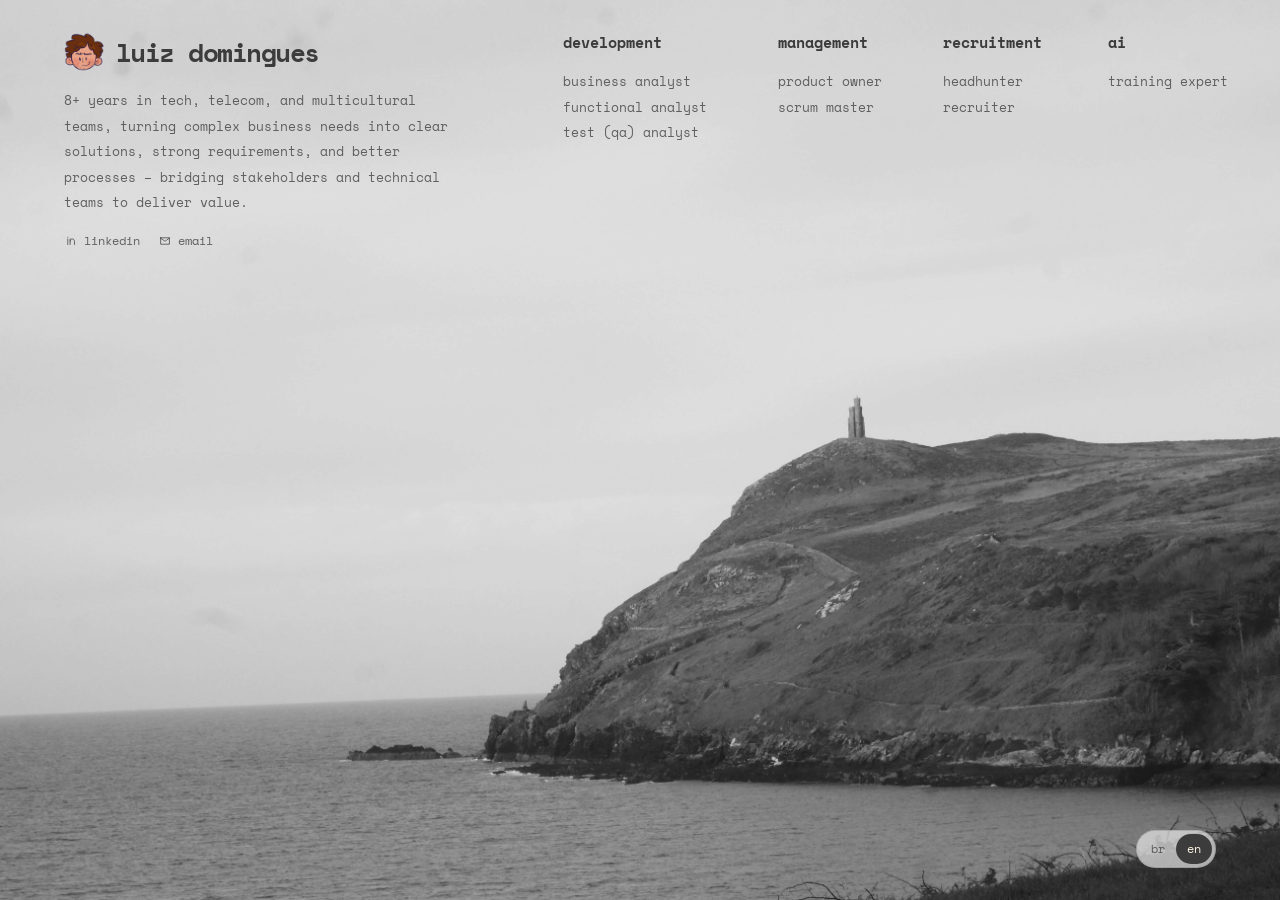
<file: index.html>
<!--
File: index.html
Version: 0.11
Last updated: 2026-10-13
System: frontend
-->
<!DOCTYPE html>
<html lang="en">
<head>
<meta charset="UTF-8" />
<meta name="viewport" content="width=device-width, initial-scale=1.0" />
<title>Luiz Domingues</title>
<meta name="description" content="Landing page pessoal de Luiz Domingues." />
<link rel="icon" type="image/svg+xml" href="./assets/favicon.svg" />
<link rel="preconnect" href="https://fonts.googleapis.com" />
<link rel="preconnect" href="https://fonts.gstatic.com" crossorigin />
<link href="https://fonts.googleapis.com/css2?family=Space+Mono:wght@400;700&display=swap" rel="stylesheet" />
<link rel="stylesheet" href="./style.css" />
</head>
<body>
<main class="page-shell">
<section class="profile">
<div class="profile__identity">
<img class="profile__icon" src="./assets/icon.png" alt="" width="40" height="40" />
<h1 data-i18n="name"></h1>
</div>
<p class="profile__bio" data-i18n="bio"></p>
<div class="profile__links">
<a class="profile__link" href="https://www.linkedin.com/in/luizdominguesn/" target="_blank" rel="noreferrer noopener">
<svg class="profile__link-icon" aria-hidden="true" viewBox="0 0 24 24">
<path d="M6.5 8.5V18M6.5 5.5V5.6M10.5 18V12.5C10.5 10.3 12 8.5 14.2 8.5C16.4 8.5 18 10.3 18 12.5V18M10.5 12.5V8.5" />
</svg>
<span>linkedin</span>
</a>
<a class="profile__link" href="mailto:jobs@luizdomingues.com">
<svg class="profile__link-icon" aria-hidden="true" viewBox="0 0 24 24">
<path d="M4.5 6.5H19.5V17.5H4.5V6.5ZM4.5 7L12 12.5L19.5 7" />
</svg>
<span>email</span>
</a>
</div>
</section>

<section class="categories" aria-label="Áreas de atuação">
<div class="category">
<h2 data-i18n="developmentTitle"></h2>
<p data-i18n="developmentRoles"></p>
</div>
<div class="category">
<h2 data-i18n="managementTitle"></h2>
<p data-i18n="managementRoles"></p>
</div>
<div class="category">
<h2 data-i18n="recruitmentTitle"></h2>
<p data-i18n="recruitmentRoles"></p>
</div>
<div class="category">
<h2 data-i18n="aiTitle"></h2>
<p data-i18n="aiRoles"></p>
</div>
</section>

<button class="language-toggle" type="button" aria-label="Alterar idioma" data-language-toggle>
<span class="language-toggle__option" data-language-option="br">br</span>
<span class="language-toggle__option is-active" data-language-option="en">en</span>
</button>
</main>

<script src="./script.js"></script>
</body>
</html>
</file>
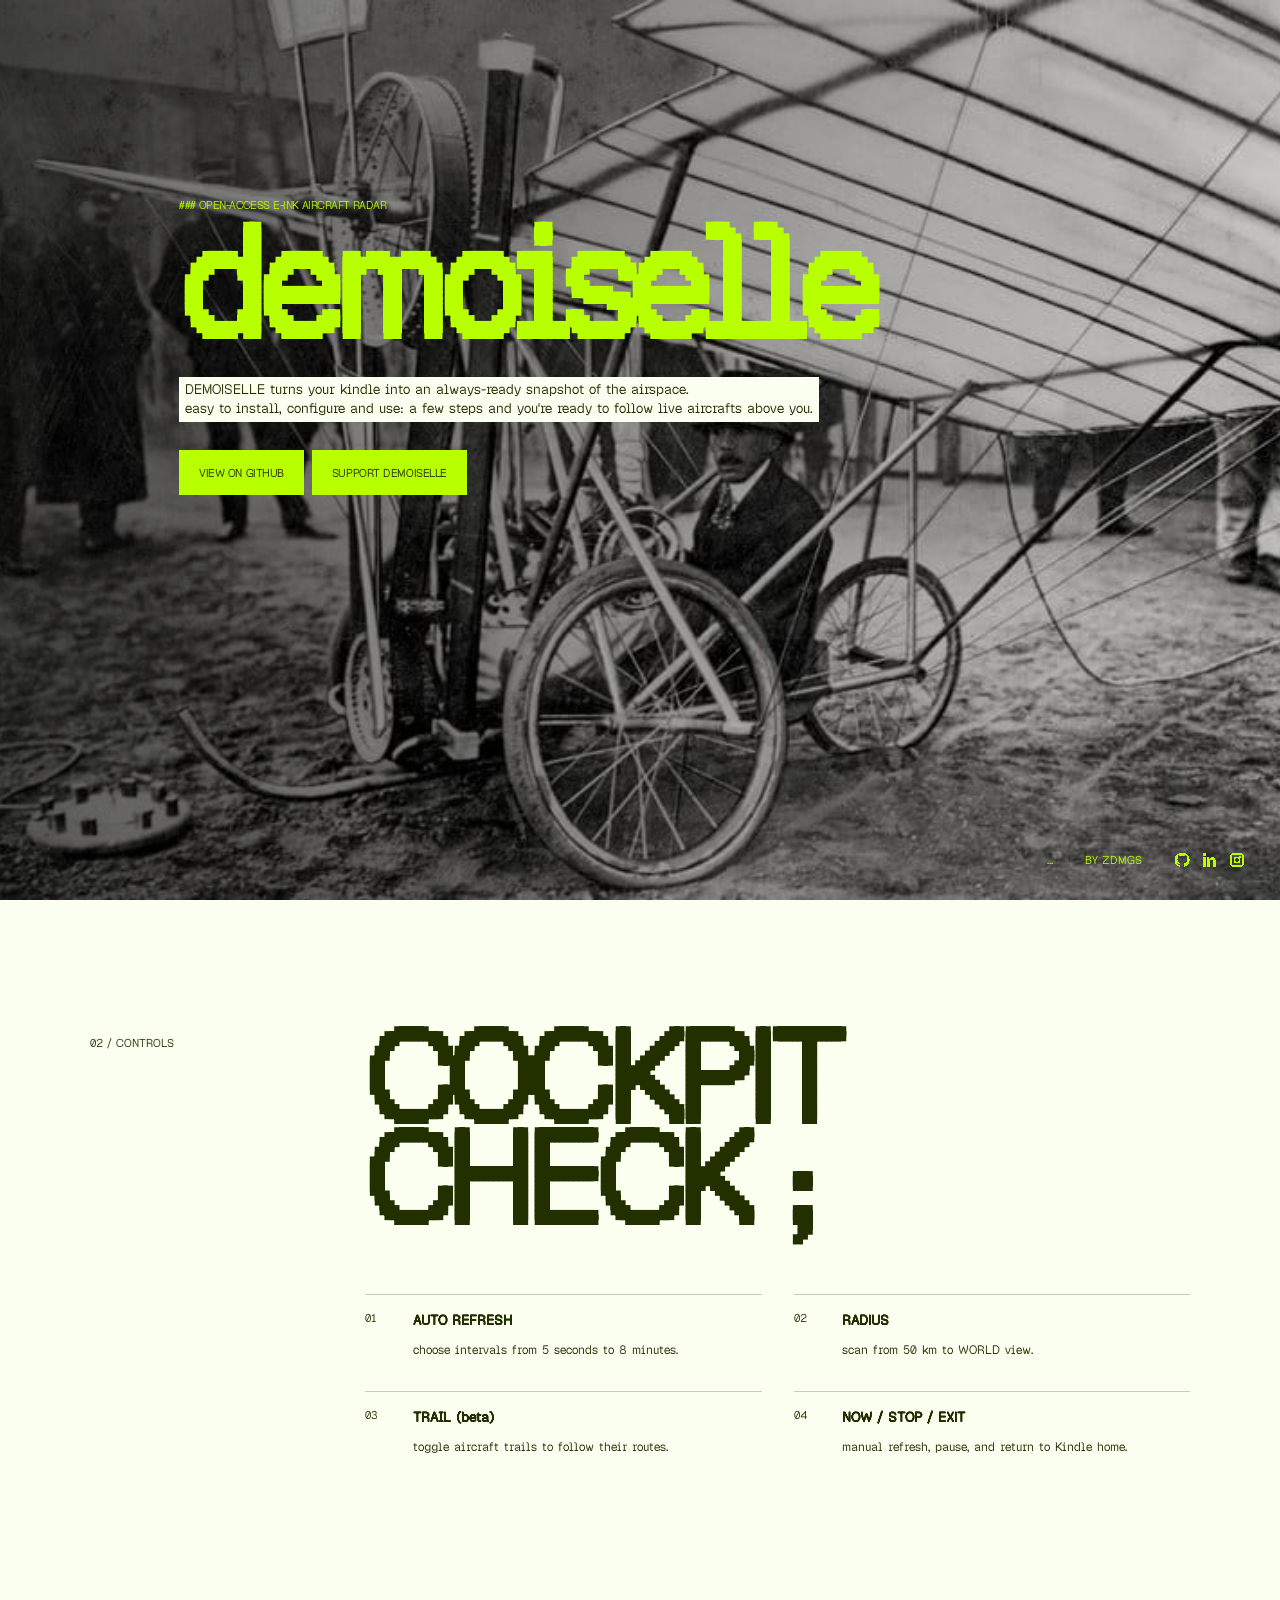
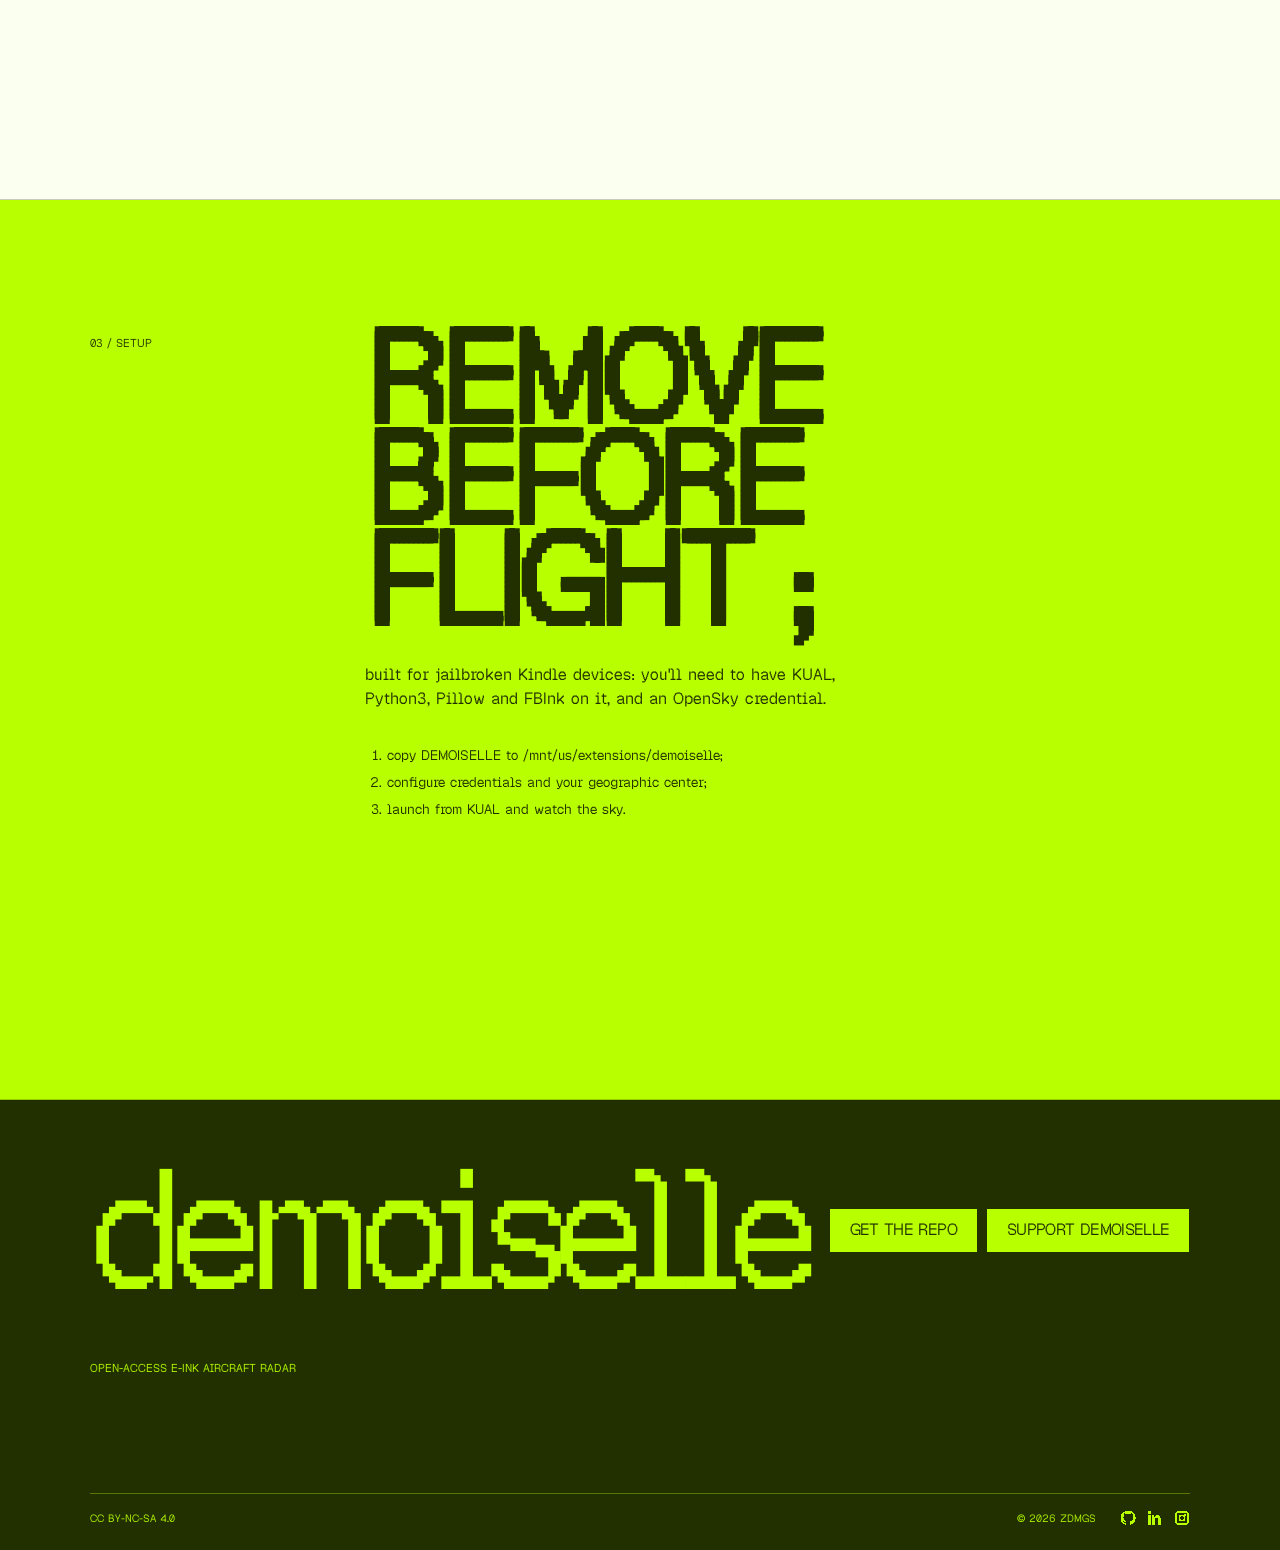
<file: demoiselle/index.html>
<!DOCTYPE html>
<!-- DEMOISELLE landingPage v0.4 -->
<html lang="en">
<head>
  <meta charset="UTF-8">
  <meta name="viewport" content="width=device-width, initial-scale=1.0">
  <meta name="description" content="DEMOISELLE — a monochrome aircraft radar for Kindle.">
  <title>DEMOISELLE – Aircraft Radar for Kindle</title>
  <link rel="stylesheet" href="style.css">
  <link rel="icon" type="image/svg+xml" href="assets/favicon.svg">
</head>
<body>

  <main id="top">
    <section class="hero panel-image" aria-labelledby="hero-title">
      <div class="hero-content">
        <p class="eyebrow">### OPEN-ACCESS E-INK AIRCRAFT RADAR</p>
        <h1 id="hero-title">demoiselle</h1>
        <p class="hero-note">DEMOISELLE turns your kindle into an always-ready snapshot of the airspace.<br>easy to install, configure and use: a few steps and you're ready to follow live aircrafts above you.</p>
        <div class="hero-buttons">
          <a class="button button-primary" href="https://github.com/zdmgs/demoiselle" target="_blank" rel="noopener">VIEW ON GITHUB</a>
          <a class="button button-primary" href="https://donate.stripe.com/bJe14oeWrcH00Zy1B07ok00" target="_blank" rel="noopener">SUPPORT DEMOISELLE</a>
        </div>
      </div>
      <div class="hero-meta" aria-label="Social links and project information">
        <span>...</span>
        <span>BY ZDMGS</span>
        <div class="social-links" aria-label="Social links">
          <a href="https://github.com/zdmgs" target="_blank" rel="noopener" aria-label="GitHub">
            <svg viewBox="0 0 24 24" aria-hidden="true">
              <path d="M12 2.5A9.5 9.5 0 0 0 9 21.1c.5.1.7-.2.7-.5v-1.8c-2.8.6-3.4-1.2-3.4-1.2-.5-1.2-1.1-1.5-1.1-1.5-.9-.6.1-.6.1-.6 1 0 1.5 1 1.5 1 .9 1.5 2.4 1.1 3 .8.1-.7.4-1.1.7-1.3-2.2-.3-4.5-1.1-4.5-4.8 0-1.1.4-2 1-2.7-.1-.3-.4-1.3.1-2.7 0 0 .8-.3 2.8 1a9.6 9.6 0 0 1 5.1 0c2-1.3 2.8-1 2.8-1 .5 1.4.2 2.4.1 2.7.6.7 1 1.6 1 2.7 0 3.7-2.3 4.5-4.5 4.8.4.3.7.9.7 1.8v2.6c0 .3.2.6.7.5A9.5 9.5 0 0 0 12 2.5Z"/>
            </svg>
          </a>
          <a href="https://www.linkedin.com/in/luizdominguesn/" target="_blank" rel="noopener" aria-label="LinkedIn">
            <svg viewBox="0 0 24 24" aria-hidden="true">
              <path d="M6.5 8.5H3.2V21h3.3V8.5ZM4.85 3A2 2 0 1 0 4.85 7a2 2 0 0 0 0-4ZM8.5 8.5V21h3.3v-6.2c0-1.64.31-3.23 2.34-3.23 2 0 2.03 1.88 2.03 3.35V21h3.3v-6.8c0-3.34-.72-5.9-4.63-5.9-1.88 0-3.14 1.03-3.66 2h-.05V8.5H8.5Z"/>
            </svg>
          </a>
          <a href="https://www.instagram.com/zdomingues" target="_blank" rel="noopener" aria-label="Instagram">
            <svg viewBox="0 0 24 24" aria-hidden="true">
             <path d="M7.2 3h9.6A4.2 4.2 0 0 1 21 7.2v9.6a4.2 4.2 0 0 1-4.2 4.2H7.2A4.2 4.2 0 0 1 3 16.8V7.2A4.2 4.2 0 0 1 7.2 3Zm0 2A2.2 2.2 0 0 0 5 7.2v9.6A2.2 2.2 0 0 0 7.2 19h9.6a2.2 2.2 0 0 0 2.2-2.2V7.2A2.2 2.2 0 0 0 16.8 5H7.2Zm9.05 1.5a1.25 1.25 0 1 1 0 2.5 1.25 1.25 0 0 1 0-2.5ZM12 7.5A4.5 4.5 0 1 1 12 16.5 4.5 4.5 0 0 1 12 7.5Zm0 2A2.5 2.5 0 1 0 12 14.5 2.5 2.5 0 0 0 12 9.5Z"/>
</svg>
          </a>
        </div>
      </div>
    </section>

    <section id="controls" class="details section-grid">
      <div class="section-label">02 / CONTROLS</div>
      <div class="details-content">
        <h2>COCKPIT<br>CHECK ;</h2>
        <div class="controls-list">
          <div><span>01</span><strong>AUTO REFRESH</strong><p>choose intervals from 5 seconds to 8 minutes.</p></div>
          <div><span>02</span><strong>RADIUS</strong><p>scan from 50 km to WORLD view.</p></div>
          <div><span>03</span><strong>TRAIL (beta)</strong><p>toggle aircraft trails to follow their routes.</p></div>
          <div><span>04</span><strong>NOW / STOP / EXIT</strong><p>manual refresh, pause, and return to Kindle home.</p></div>
        </div>
      </div>
    </section>

    <section id="setup" class="setup section-grid">
      <div class="section-label">03 / SETUP</div>
      <div class="setup-content">
        <h2>REMOVE<br>BEFORE<br>FLIGHT ;</h2>
        <p>built for jailbroken Kindle devices: you'll need to have KUAL, Python3, Pillow and FBInk on it, and an OpenSky credential.</p>
        <ol class="setup-steps">
          <li>copy DEMOISELLE to /mnt/us/extensions/demoiselle;</li>
          <li>configure credentials and your geographic center;</li>
          <li>launch from KUAL and watch the sky.</li>
        </ol>
      </div>
    </section>
  </main>

  <footer id="github" class="site-footer">
    <div class="footer-brand">
      demoiselle
      <div class="footer-buttons">
        <a class="button button-outline" href="https://github.com/zdmgs/demoiselle" target="_blank" rel="noopener">GET THE REPO</a>
        <a class="button button-outline" href="https://donate.stripe.com/bJe14oeWrcH00Zy1B07ok00" target="_blank" rel="noopener">SUPPORT DEMOISELLE</a>
      </div>
    </div>
    <p>OPEN-ACCESS E-INK AIRCRAFT RADAR</p>
    <div class="footer-bottom">
      <span>CC BY-NC-SA 4.0</span>
      <span class="footer-credit">
        © 2026 ZDMGS
        <span class="social-links" aria-label="Social links">
          <a href="https://github.com/zdmgs" target="_blank" rel="noopener" aria-label="GitHub">
            <svg viewBox="0 0 24 24" aria-hidden="true">
              <path d="M12 2.5A9.5 9.5 0 0 0 9 21.1c.5.1.7-.2.7-.5v-1.8c-2.8.6-3.4-1.2-3.4-1.2-.5-1.2-1.1-1.5-1.1-1.5-.9-.6.1-.6.1-.6 1 0 1.5 1 1.5 1 .9 1.5 2.4 1.1 3 .8.1-.7.4-1.1.7-1.3-2.2-.3-4.5-1.1-4.5-4.8 0-1.1.4-2 1-2.7-.1-.3-.4-1.3.1-2.7 0 0 .8-.3 2.8 1a9.6 9.6 0 0 1 5.1 0c2-1.3 2.8-1 2.8-1 .5 1.4.2 2.4.1 2.7.6.7 1 1.6 1 2.7 0 3.7-2.3 4.5-4.5 4.8.4.3.7.9.7 1.8v2.6c0 .3.2.6.7.5A9.5 9.5 0 0 0 12 2.5Z"/>
            </svg>
          </a>
          <a href="https://www.linkedin.com/in/luizdominguesn/" target="_blank" rel="noopener" aria-label="LinkedIn">
            <svg viewBox="0 0 24 24" aria-hidden="true">
              <path d="M6.5 8.5H3.2V21h3.3V8.5ZM4.85 3A2 2 0 1 0 4.85 7a2 2 0 0 0 0-4ZM8.5 8.5V21h3.3v-6.2c0-1.64.31-3.23 2.34-3.23 2 0 2.03 1.88 2.03 3.35V21h3.3v-6.8c0-3.34-.72-5.9-4.63-5.9-1.88 0-3.14 1.03-3.66 2h-.05V8.5H8.5Z"/>
            </svg>
          </a>
          <a href="https://www.instagram.com/zdomingues" target="_blank" rel="noopener" aria-label="Instagram">
            <svg viewBox="0 0 24 24" aria-hidden="true">
             <path d="M7.2 3h9.6A4.2 4.2 0 0 1 21 7.2v9.6a4.2 4.2 0 0 1-4.2 4.2H7.2A4.2 4.2 0 0 1 3 16.8V7.2A4.2 4.2 0 0 1 7.2 3Zm0 2A2.2 2.2 0 0 0 5 7.2v9.6A2.2 2.2 0 0 0 7.2 19h9.6a2.2 2.2 0 0 0 2.2-2.2V7.2A2.2 2.2 0 0 0 16.8 5H7.2Zm9.05 1.5a1.25 1.25 0 1 1 0 2.5 1.25 1.25 0 0 1 0-2.5ZM12 7.5A4.5 4.5 0 1 1 12 16.5 4.5 4.5 0 0 1 12 7.5Zm0 2A2.5 2.5 0 1 0 12 14.5 2.5 2.5 0 0 0 12 9.5Z"/>
</svg>
          </a>
        </span>
      </span>
    </div>
  </footer>

  <script src="script.js"></script>
</body>
</html>
</file>
<file: style.css>
/*
File: style.css
Version: 0.17
Last updated: 2026-10-13
System: frontend
*/

:root {
--text: #3c3c3c;
--text-muted: rgba(60, 60, 60, 0.78);
--surface: rgba(227, 227, 227, 0.72);
}

* {
box-sizing: border-box;
}

body {
min-height: 100dvh;
margin: 0;
background: #e3e3e3 url("./assets/background.jpeg") center / cover no-repeat fixed;
color: var(--text);
font-family: "Space Mono", monospace;
text-transform: lowercase;
}

a,
button {
font: inherit;
}

a {
color: inherit;
text-decoration: none;
}

button {
border: 0;
}

.page-shell {
position: relative;
min-height: 100dvh;
padding: 32px 5vw;
display: grid;
grid-template-columns: minmax(0, 1fr) minmax(0, 1.5fr);
align-items: start;
gap: 5vw;
}

.language-toggle {
position: absolute;
right: 5vw;
bottom: 32px;
display: flex;
align-items: center;
padding: 3px;
border: 1px solid rgba(52, 58, 54, 0.18);
border-radius: 999px;
background: var(--surface);
color: var(--text-muted);
cursor: pointer;
}

.language-toggle__option {
display: inline-flex;
align-items: center;
justify-content: center;
min-width: 36px;
min-height: 30px;
padding: 0 8px;
border-radius: 999px;
font-size: 0.72rem;
line-height: 1;
}

.language-toggle__option.is-active {
background: var(--text);
color: #fff5e3;
}

.profile__identity {
display: flex;
align-items: center;
gap: 12px;
}

.profile__icon {
display: block;
width: 40px;
height: 40px;
object-fit: contain;
}

.profile__bio {
max-width: 25rem;
margin: 16px 0 0;
font-size: 0.8rem;
line-height: 2;
color: var(--text-muted);
white-space: pre-line;
}

.profile__links {
display: flex;
align-items: center;
gap: 18px;
margin-top: 16px;
}

.profile__link {
display: inline-flex;
align-items: center;
gap: 6px;
font-size: 0.78rem;
line-height: 1.4;
color: var(--text-muted);
font-weight: 400;
transition: color 180ms ease, font-weight 180ms ease;
}

.profile__link-icon {
width: 14px;
height: 14px;
fill: none;
stroke: currentColor;
stroke-linecap: round;
stroke-linejoin: round;
stroke-width: 1.6;
transition: stroke-width 180ms ease;
}

.profile__link:hover,
.profile__link:focus-visible {
color: var(--text);
font-weight: 700;
}

.profile__link:hover .profile__link-icon,
.profile__link:focus-visible .profile__link-icon {
stroke-width: 2.4;
}

h1,
h2,
p {
margin: 0;
}

h1 {
font-size: clamp(1.3rem, 2vw, 1.75rem);
line-height: 1.2;
letter-spacing: -0.06em;
}

.categories {
display: grid;
grid-template-columns: 1.35fr 1fr 1fr 0.75fr;
justify-content: end;
column-gap: 20px;
row-gap: 36px;
}

.category {
min-width: 0;
}

.category h2 {
margin-bottom: 16px;
font-size: 0.95rem;
line-height: 1.4;
}

.category p {
white-space: pre;
font-size: 0.8rem;
line-height: 2;
color: var(--text-muted);
}

@media (max-width: 1100px) {
.page-shell {
grid-template-columns: minmax(0, 1fr) minmax(0, 1.7fr);
gap: 4vw;
}

.categories {
column-gap: 16px;
row-gap: 28px;
}
}

@media (max-width: 900px) {
.page-shell {
grid-template-columns: 1fr;
gap: 40px;
padding-bottom: 96px;
}

.categories {
grid-template-columns: repeat(2, minmax(0, 1fr));
justify-content: start;
column-gap: 40px;
row-gap: 32px;
}

.category {
padding: 18px;
border: 1px solid rgba(227, 227, 227, 0.38);
border-radius: 12px;
background: rgba(227, 227, 227, 0.38);
backdrop-filter: blur(8px);
}
}

@media (max-width: 640px) {
.page-shell {
min-height: 100dvh;
gap: 18px;
padding: 16px 20px 72px;
}

.language-toggle {
right: 20px;
bottom: 16px;
}

.categories {
grid-template-columns: 1fr;
gap: 10px;
}

.category {
padding: 10px 14px;
}

.category h2 {
margin-bottom: 4px;
font-size: 0.8rem;
}

.category p,
.profile__bio {
font-size: 0.7rem;
line-height: 1.55;
}

.profile__bio {
margin-top: 10px;
}

.profile__links {
margin-top: 10px;
}

.profile__link {
font-size: 0.7rem;
}
}
</file>
<file: demoiselle/style.css>
/* DEMOISELLE landingPage v0.2 */
@font-face {
    font-family: 'GeistPixel';
    src: url('assets/GeistPixel.woff2') format('woff2');
    font-weight: 400;
    font-style: normal;
    font-display: swap;
}

:root {
    --acid: #b8ff00;
    --dark: #223000;
    --light: #FBFFF0;
    --line: rgba(16, 16, 16, 0.22);
    --font-display: 'GeistPixel', Impact, Haettenschweiler, "Arial Narrow Bold", sans-serif;
    --font-mono: 'GeistPixel', "Courier New", Courier, monospace;
}

html {
    scroll-behavior: smooth;
    scroll-snap-type: none;
    overscroll-behavior-y: none;
    scrollbar-width: none;
}

html::-webkit-scrollbar,
body::-webkit-scrollbar {
    display: none;
}

* {
    box-sizing: border-box;
}

body {
    min-height: 100vh;
    margin: 0;
    overflow-x: hidden;
    overflow-y: auto;
    color: var(--dark);
    background: var(--light);
    font-family: var(--font-mono);
    overscroll-behavior-y: none;
    -ms-overflow-style: none;
    scrollbar-width: none;
}

a {
    color: inherit;
    text-decoration: none;
}

.panel-image,
.section-grid,
.setup {
    min-height: 100svh;
    height: 100svh;
    max-height: none;
}

.panel-image {
    position: relative;
    overflow: hidden;
    color: var(--acid);
    background-color: var(--dark);
    background-image:
        linear-gradient(90deg, rgba(0, 0, 0, 0.58), rgba(0, 0, 0, 0.1)),
        url("assets/panel.jpg");
    background-position: center;
    background-size: cover;
}

.hero-content {
    position: absolute;
    z-index: 1;
    top: 22%;
    left: 14%;
    max-width: 780px;
}

.eyebrow {
    margin: 0 0 0.75rem;
    font-size: 0.7rem;
    letter-spacing: -0.05em;
}

h1,
h2 {
    margin: 0;
    font-family: var(--font-display);
    font-weight: 900;
    line-height: 0.79;
    letter-spacing: -0.06em;
}

h1 {
    display: inline-block;
    width: auto;
    max-width: none;
    overflow: visible;
    font-size: min(12vw, 14rem);
    white-space: nowrap;
}

h2 {
    font-size: clamp(4rem, 10vw, 9rem);
}

.hero-note {
    max-width: 640px;
    margin: 2rem 0 1.8rem;
    padding: 0.15rem 0.35rem;
    color: var(--dark);
    background: var(--light);
    font-size: 0.85rem;
    line-height: 1.45;
}

.button {
    display: inline-block;
    padding: 0.95rem 1.25rem;
    font-size: 0.7rem;
    letter-spacing: -0.04em;
    transition: 0.2s ease;
}

.button-primary {
    color: var(--dark);
    background: var(--acid);
}

.button-outline {
    border: 1px solid var(--dark);
}

.button:hover {
    transform: translateY(-3px);
    box-shadow: 5px 5px 0 var(--dark);
}

.hero-buttons,
.footer-buttons {
    display: flex;
    align-items: center;
    gap: 0.5rem;
}

.hero-meta {
    position: absolute;
    right: 2.2rem;
    bottom: 2rem;
    display: flex;
    align-items: center;
    gap: 2rem;
    font-size: 0.7rem;
    white-space: nowrap;
}

.social-links {
    display: inline-flex;
    flex: 0 0 auto;
    align-items: center;
    gap: 0.7rem;
    color: var(--acid);
    white-space: nowrap;
}

.social-links a {
    display: inline-flex;
    flex: 0 0 auto;
    align-items: center;
    justify-content: center;
    width: 1rem;
    height: 1rem;
    color: inherit;
    image-rendering: pixelated;
    transition: 0.2s ease;
}

.social-links svg {
    display: block;
    width: 100%;
    height: 100%;
    fill: currentColor;
    shape-rendering: crispEdges;
    image-rendering: pixelated;
    transform: scale(1.15);
    transform-origin: center;
}

.social-links a:hover {
    transform: translateY(-2px);
    filter: brightness(1.35);
}

.footer-credit {
    display: inline-flex;
    align-items: center;
    gap: 1.5rem;
    white-space: nowrap;
}

.section-grid {
    display: grid;
    grid-template-columns: 25% 75%;
    padding: 8rem 7vw;
    border-bottom: 1px solid var(--line);
}

.section-label {
    padding-top: 0.5rem;
    font-size: 0.7rem;
}

.details-content,
.setup-content {
    max-width: 950px;
}

.controls-list {
    display: grid;
    grid-template-columns: repeat(2, 1fr);
    gap: 2rem;
    margin-top: 4rem;
}

.controls-list div {
    display: grid;
    grid-template-columns: 2rem 1fr;
    column-gap: 1rem;
    padding-top: 1rem;
    border-top: 1px solid var(--line);
}

.controls-list span {
    grid-row: span 2;
    font-size: 0.7rem;
}

.controls-list strong {
    font-size: 0.85rem;
}

.controls-list p {
    margin: 0.8rem 0 0;
    font-size: 0.75rem;
    line-height: 1.4;
}

.setup {
    background: var(--acid);
}

.setup-content > p {
    max-width: 510px;
    margin: 2rem 0 0;
    font-size: 1rem;
    line-height: 1.45;
}

.setup-steps {
    max-width: 580px;
    margin: 2rem 0;
    padding-left: 1.4rem;
    font-size: 0.85rem;
    line-height: 2;
}

.site-footer {
    display: flex;
    flex-direction: column;
    gap: 2rem;
    min-height: 50svh;
    padding: 4rem 7vw 1.5rem;
    color: var(--acid);
    background: var(--dark);
}

.footer-brand {
    display: flex;
    align-items: center;
    justify-content: space-between;
    width: 100%;
    font-family: var(--font-display);
    font-size: clamp(4rem, 13vw, 12rem);
    line-height: 0.8;
    letter-spacing: -0.08em;
}

.footer-brand .button-outline {
    display: inline-block;
    padding: 0.95rem 1.25rem;
    color: var(--dark);
    background: var(--acid);
    border-color: var(--dark);
    font-family: var(--font-mono);
    font-size: 1rem;
    letter-spacing: -0.04em;
}

.site-footer p {
    margin: 2rem 0 5rem;
    font-size: 0.7rem;
}

.footer-bottom {
    display: flex;
    align-items: center;
    justify-content: space-between;
    gap: 1rem;
    width: 100%;
    margin-top: auto;
    padding-top: 1rem;
    border-top: 1px solid rgba(184, 255, 0, 0.35);
    font-size: 0.65rem;
    white-space: nowrap;
}

.footer-bottom > span,
.footer-credit {
    white-space: nowrap;
}

.site-footer .button-outline {
    align-self: flex-end;
    margin: 2rem 0;
}

@supports (height: 100dvh) {
    .panel-image,
    .section-grid,
    .setup {
        min-height: 100dvh;
        height: 100dvh;
    }

    .site-footer {
        min-height: 50dvh;
    }
}

@media (max-width: 720px) {
    body {
        min-width: 0;
    }

    .panel-image {
        background-position: 62% center;
    }

    .hero-content {
        position: relative;
        top: auto;
        left: auto;
        right: auto;
        display: flex;
        flex-direction: column;
        justify-content: center;
        width: 100%;
        max-width: none;
        min-height: 100svh;
        padding: 6rem 8rem 8rem 8%;
    }

    .eyebrow {
        max-width: 18rem;
        margin-bottom: 1rem;
        font-size: 0.65rem;
        line-height: 1.35;
    }

    h1 {
        display: block;
        width: max-content;
        max-width: none;
        overflow: visible;
        font-size: min(14vw, 8rem);
        white-space: nowrap;
    }

    .hero-note {
        max-width: 100%;
        margin: 1.5rem 0;
        font-size: 0.75rem;
        line-height: 1.5;
    }

    .hero-note br {
        display: none;
    }

    .hero-buttons,
    .footer-buttons {
        flex-wrap: wrap;
    }

    .button {
        align-self: flex-start;
        padding: 0.9rem 1rem;
        font-size: 0.65rem;
    }

    .hero-meta {
        right: 8%;
        bottom: 1.5rem;
        left: 8%;
        display: flex;
        align-items: center;
        justify-content: flex-start;
        gap: 0.65rem;
        min-width: 0;
        font-size: 0.58rem;
    }

    .hero-meta > span {
        flex: 0 0 auto;
    }

    .hero-meta > span:first-child {
        display: none;
    }

    .hero-meta .social-links {
        margin-left: auto;
        gap: 0.55rem;
    }

    .social-links a {
        width: 1.1rem;
        height: 1.1rem;
    }

    .section-grid {
        display: block;
        padding: 4.5rem 8% 5rem;
    }

    .section-label {
        margin-bottom: 2.5rem;
        padding-top: 0;
        font-size: 0.65rem;
    }

    h2 {
        font-size: clamp(3.5rem, 18vw, 7rem);
    }

    .controls-list {
        grid-template-columns: 1fr;
        gap: 1.5rem;
        margin-top: 3rem;
    }

    .controls-list div {
        grid-template-columns: 1.8rem 1fr;
        column-gap: 0.8rem;
        padding-top: 0.8rem;
    }

    .controls-list strong {
        font-size: 0.75rem;
    }

    .controls-list p {
        margin-top: 0.55rem;
        font-size: 0.7rem;
    }

    .setup-content > p {
        max-width: 100%;
        margin-top: 1.75rem;
        font-size: 0.85rem;
    }

    .setup-steps {
        max-width: 100%;
        margin: 1.75rem 0 0;
        padding-left: 1.2rem;
        font-size: 0.75rem;
        line-height: 1.8;
    }

    .site-footer {
        min-height: 50svh;
        padding: 3.5rem 8% 1.5rem;
    }

    .footer-brand {
        flex-direction: column;
        align-items: flex-start;
        gap: 2rem;
        font-size: clamp(4rem, 19vw, 7rem);
    }

    .footer-buttons {
        align-items: flex-start;
    }

    .footer-brand .button-outline {
        align-self: flex-start;
        padding: 0.9rem 1rem;
        font-size: 0.75rem;
    }

    .site-footer p {
        margin: 1rem 0 3rem;
        font-size: 0.6rem;
        line-height: 1.4;
    }

    .footer-bottom {
        justify-content: flex-start;
        gap: 0.6rem;
        font-size: 0.55rem;
    }

    .footer-bottom > span,
    .footer-credit {
        white-space: nowrap;
    }

    .footer-credit {
        gap: 0.6rem;
    }

    .footer-credit .social-links {
        gap: 0.45rem;
    }

    .footer-credit .social-links a {
        width: 1rem;
        height: 1rem;
    }
}

@media (max-width: 380px) {
    .hero-content {
        padding-right: 5.5rem;
        padding-left: 7%;
    }

    .hero-meta {
        right: 7%;
        left: 7%;
        gap: 0.4rem;
    }

    .hero-meta .social-links {
        gap: 0.4rem;
    }

    .social-links a {
        width: 1rem;
        height: 1rem;
    }

    .section-grid,
    .site-footer {
        padding-right: 7%;
        padding-left: 7%;
    }

    h1 {
        font-size: min(12vw, 6rem);
    }

    h2 {
        font-size: clamp(3rem, 17vw, 5.5rem);
    }

    .hero-note {
        font-size: 0.7rem;
    }

    .footer-bottom {
        gap: 0.45rem;
        font-size: 0.5rem;
    }

    .footer-credit {
        gap: 0.45rem;
    }
}
</file>
